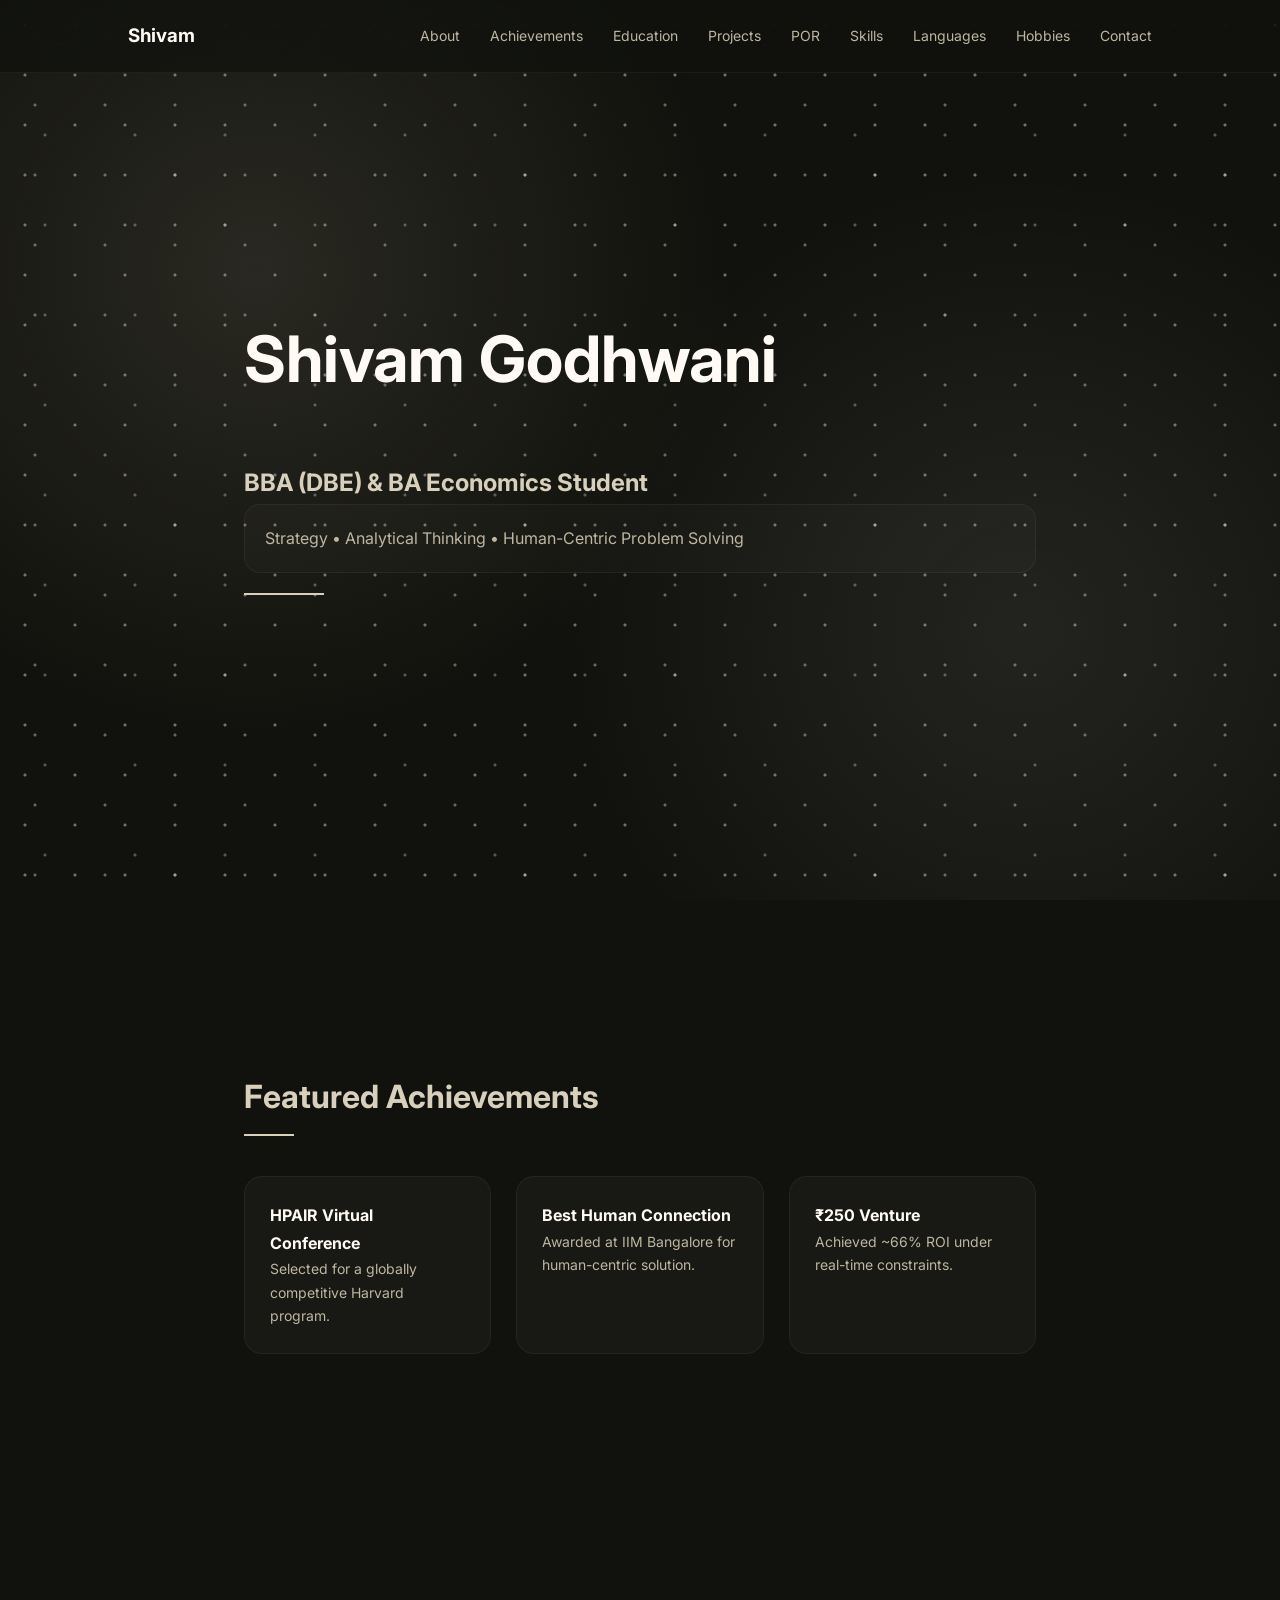
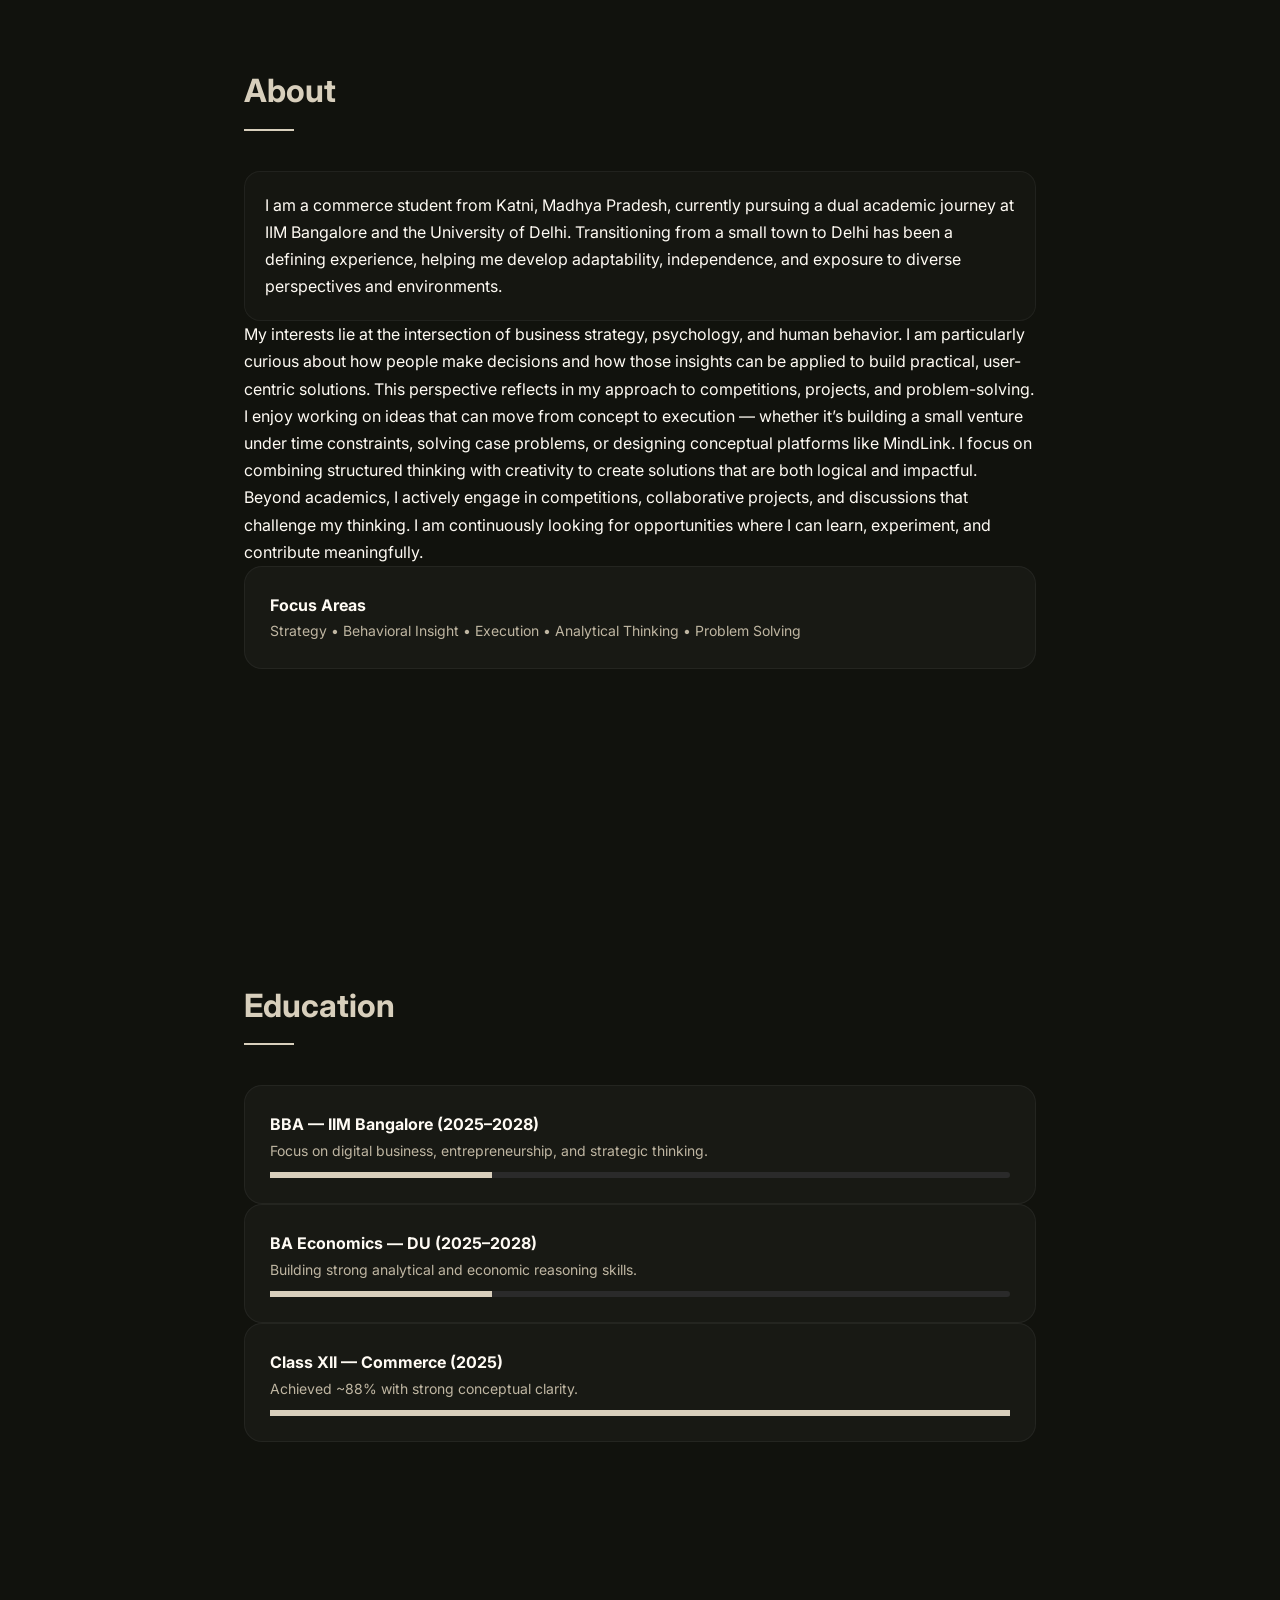
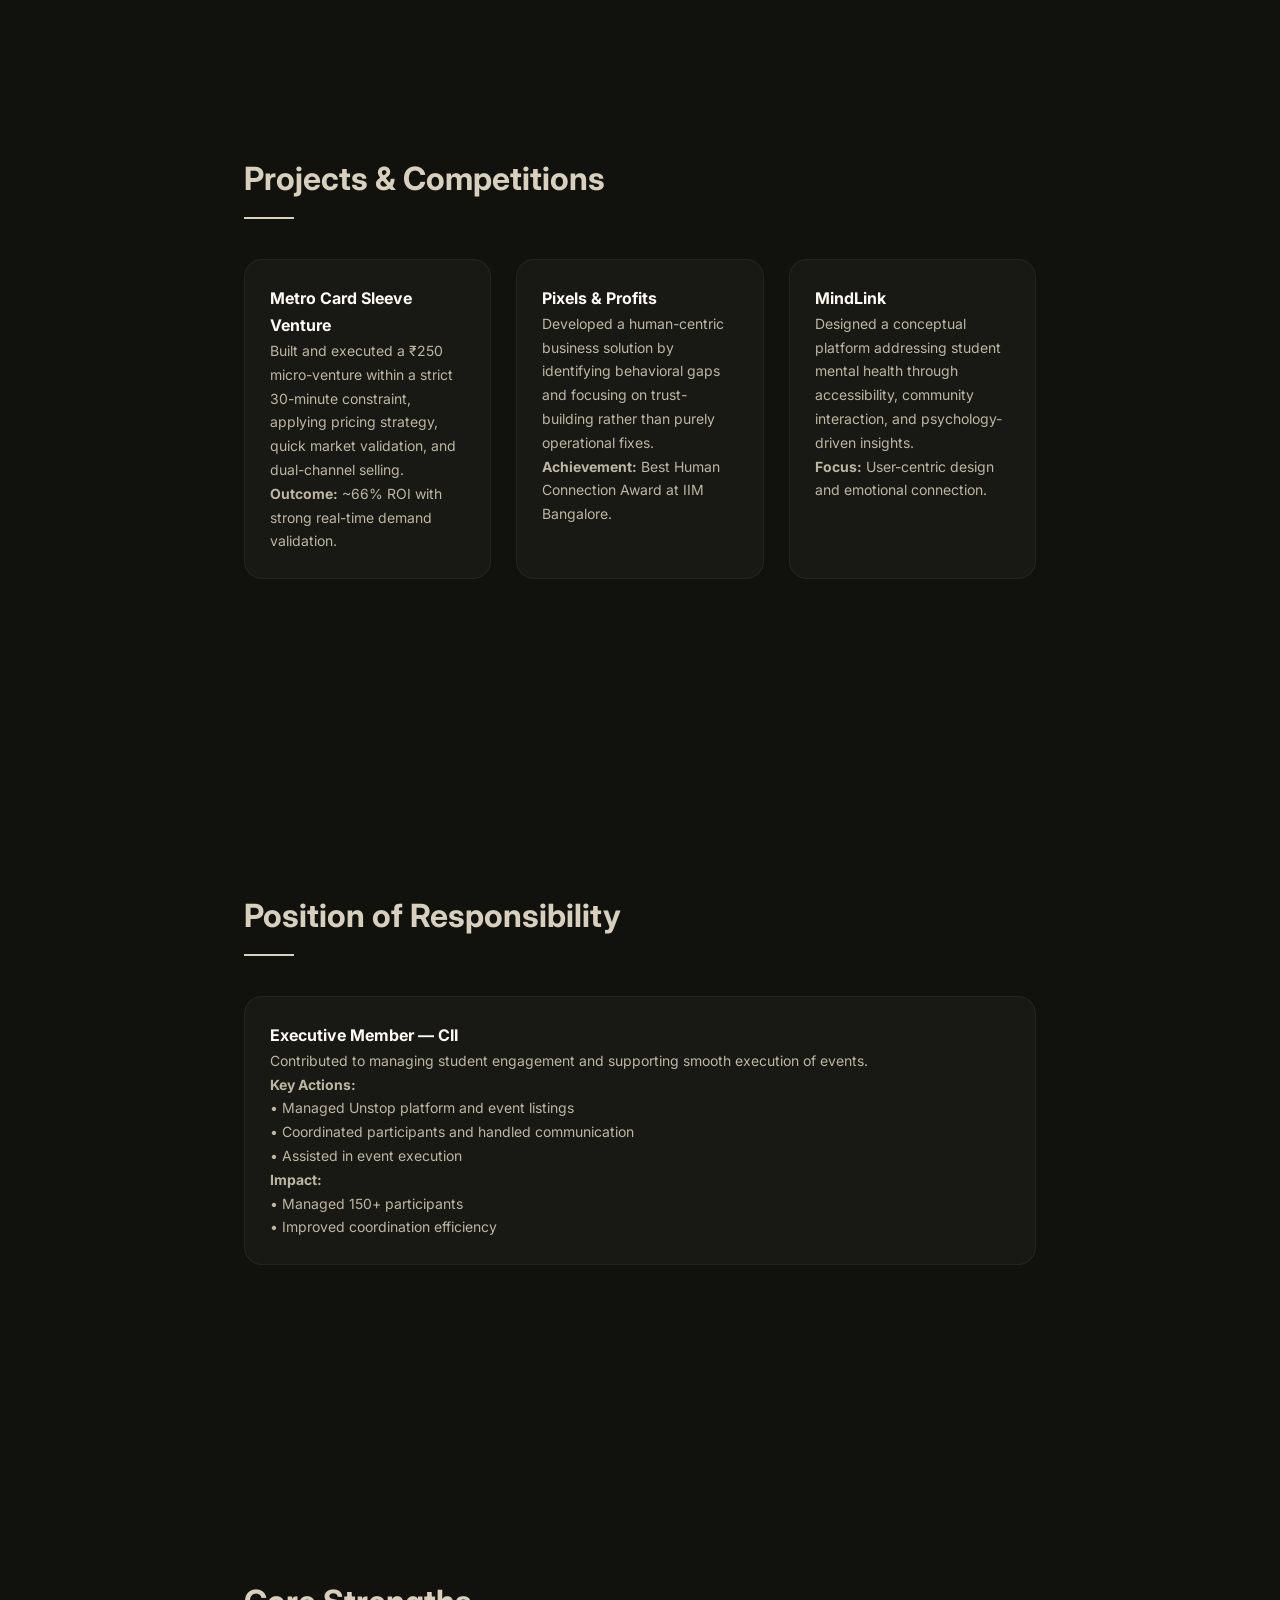
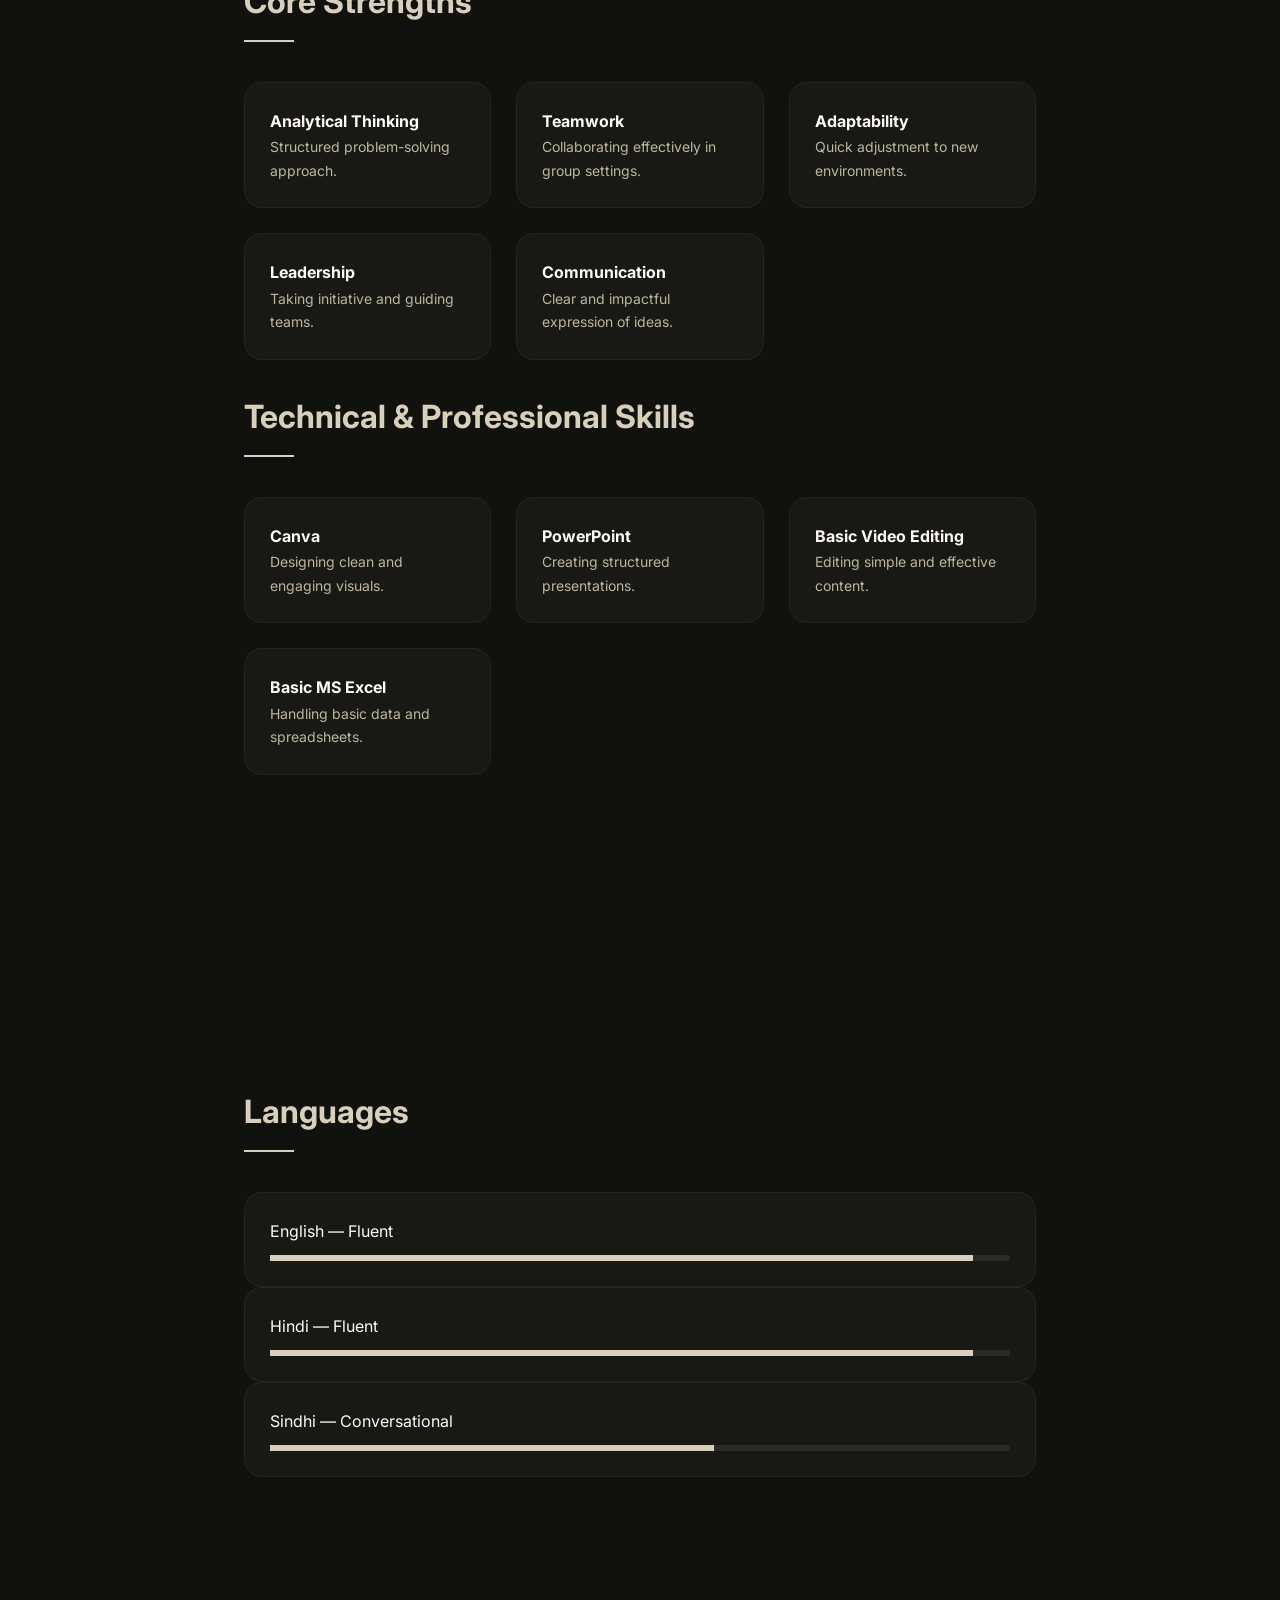
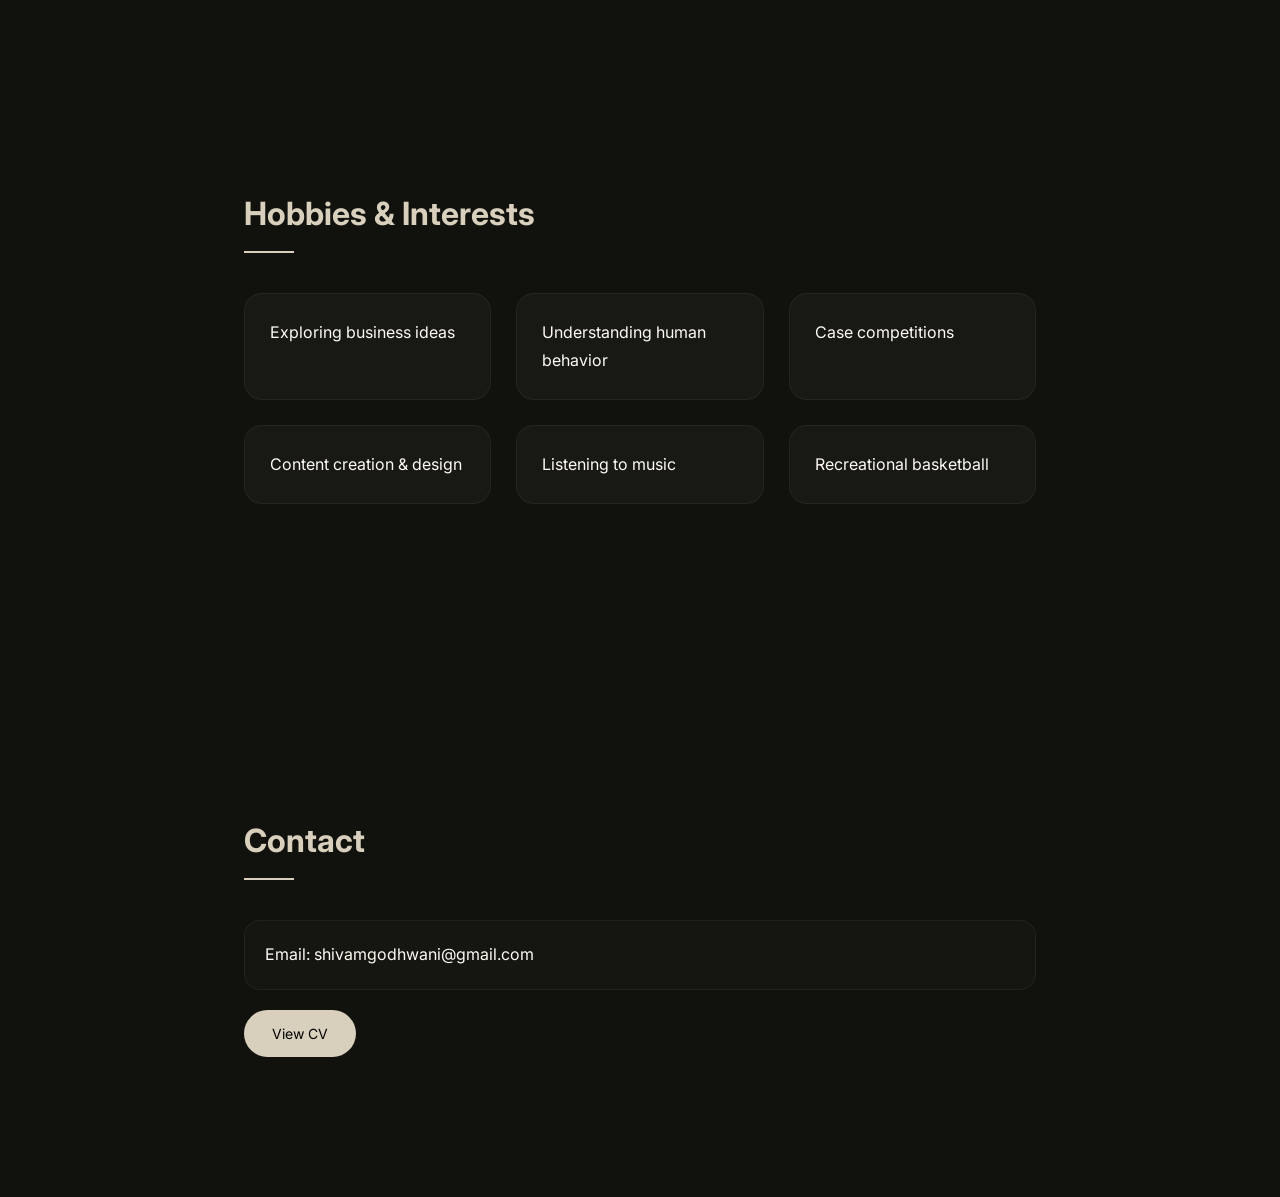
<file: index.html>
<!DOCTYPE html>
<html lang="en">
<head>
<meta charset="UTF-8">
<meta name="viewport" content="width=device-width, initial-scale=1.0">
<title>Shivam Godhwani</title>

<link rel="stylesheet" href="style.css">
<link href="https://fonts.googleapis.com/css2?family=Inter:wght@300;400;500;600&display=swap" rel="stylesheet">
</head>

<body>

<!-- NAV -->
<nav class="navbar">
  <h3>Shivam</h3>
  <ul class="nav-links">
    <li><a href="#about">About</a></li>
    <li><a href="#achievements">Achievements</a></li>
    <li><a href="#education">Education</a></li>
    <li><a href="#projects">Projects</a></li>
    <li><a href="#por">POR</a></li>
    <li><a href="#skills">Skills</a></li>
    <li><a href="#languages">Languages</a></li>
    <li><a href="#hobbies">Hobbies</a></li>
    <li><a href="#contact">Contact</a></li>
  </ul>
</nav>

<!-- HERO -->
<section class="hero section">
  <h1>Shivam Godhwani</h1>
  <h2>BBA (DBE) & BA Economics Student</h2>
  <p>Strategy • Analytical Thinking • Human-Centric Problem Solving</p>
</section>

<!-- ACHIEVEMENTS -->
<section id="achievements" class="section">
  <h2 class="section-title">Featured Achievements</h2>
  <div class="grid">
    <div class="card">
      <strong>HPAIR Virtual Conference</strong>
      <p>Selected for a globally competitive Harvard program.</p>
    </div>
    <div class="card">
      <strong>Best Human Connection</strong>
      <p>Awarded at IIM Bangalore for human-centric solution.</p>
    </div>
    <div class="card">
      <strong>₹250 Venture</strong>
      <p>Achieved ~66% ROI under real-time constraints.</p>
    </div>
  </div>
</section>

<!-- ABOUT -->
<section id="about" class="section">
  <h2 class="section-title">About</h2>

  <p>
    I am a commerce student from Katni, Madhya Pradesh, currently pursuing a dual academic journey at IIM Bangalore and the University of Delhi. Transitioning from a small town to Delhi has been a defining experience, helping me develop adaptability, independence, and exposure to diverse perspectives and environments.
  </p>

  <p>
    My interests lie at the intersection of business strategy, psychology, and human behavior. I am particularly curious about how people make decisions and how those insights can be applied to build practical, user-centric solutions. This perspective reflects in my approach to competitions, projects, and problem-solving.
  </p>

  <p>
    I enjoy working on ideas that can move from concept to execution — whether it’s building a small venture under time constraints, solving case problems, or designing conceptual platforms like MindLink. I focus on combining structured thinking with creativity to create solutions that are both logical and impactful.
  </p>

  <p>
    Beyond academics, I actively engage in competitions, collaborative projects, and discussions that challenge my thinking. I am continuously looking for opportunities where I can learn, experiment, and contribute meaningfully.
  </p>

  <div class="card">
    <strong>Focus Areas</strong>
    <p>Strategy • Behavioral Insight • Execution • Analytical Thinking • Problem Solving</p>
  </div>
</section>

<!-- EDUCATION -->
<section id="education" class="section">
  <h2 class="section-title">Education</h2>

  <div class="card">
    <strong>BBA — IIM Bangalore (2025–2028)</strong>
    <p>Focus on digital business, entrepreneurship, and strategic thinking.</p>
    <div class="progress"><div class="progress-fill" style="width:30%"></div></div>
  </div>

  <div class="card">
    <strong>BA Economics — DU (2025–2028)</strong>
    <p>Building strong analytical and economic reasoning skills.</p>
    <div class="progress"><div class="progress-fill" style="width:30%"></div></div>
  </div>

  <div class="card">
    <strong>Class XII — Commerce (2025)</strong>
    <p>Achieved ~88% with strong conceptual clarity.</p>
    <div class="progress"><div class="progress-fill" style="width:100%"></div></div>
  </div>
</section>

<!-- PROJECTS -->
<section id="projects" class="section">
  <h2 class="section-title">Projects & Competitions</h2>

  <div class="grid">
    <div class="card">
      <strong>Metro Card Sleeve Venture</strong>
      <p>
        Built and executed a ₹250 micro-venture within a strict 30-minute constraint, applying pricing strategy, quick market validation, and dual-channel selling.
      </p>
      <p><strong>Outcome:</strong> ~66% ROI with strong real-time demand validation.</p>
      <a href="venture.html">View Details →</a>
    </div>

    <div class="card">
      <strong>Pixels & Profits</strong>
      <p>
        Developed a human-centric business solution by identifying behavioral gaps and focusing on trust-building rather than purely operational fixes.
      </p>
      <p><strong>Achievement:</strong> Best Human Connection Award at IIM Bangalore.</p>
      <a href="pixels.html">View Details →</a>
    </div>

    <div class="card">
      <strong>MindLink</strong>
      <p>
        Designed a conceptual platform addressing student mental health through accessibility, community interaction, and psychology-driven insights.
      </p>
      <p><strong>Focus:</strong> User-centric design and emotional connection.</p>
      <a href="mindlink.html">View Details →</a>
    </div>
  </div>
</section>

<!-- POR -->
<section id="por" class="section">
  <h2 class="section-title">Position of Responsibility</h2>

  <div class="card">
    <strong>Executive Member — CII</strong>

    <p>
      Contributed to managing student engagement and supporting smooth execution of events.
    </p>

    <p><strong>Key Actions:</strong></p>
    <p>
      • Managed Unstop platform and event listings  
      <br>• Coordinated participants and handled communication  
      <br>• Assisted in event execution  
    </p>

    <p><strong>Impact:</strong></p>
    <p>
      • Managed 150+ participants  
      <br>• Improved coordination efficiency  
    </p>
  </div>
</section>

<!-- SKILLS -->
<section id="skills" class="section">

  <h2 class="section-title">Core Strengths</h2>
  <div class="grid">
    <div class="card"><strong>Analytical Thinking</strong><p>Structured problem-solving approach.</p></div>
    <div class="card"><strong>Teamwork</strong><p>Collaborating effectively in group settings.</p></div>
    <div class="card"><strong>Adaptability</strong><p>Quick adjustment to new environments.</p></div>
    <div class="card"><strong>Leadership</strong><p>Taking initiative and guiding teams.</p></div>
    <div class="card"><strong>Communication</strong><p>Clear and impactful expression of ideas.</p></div>
  </div>

  <h2 class="section-title">Technical & Professional Skills</h2>
  <div class="grid">
    <div class="card"><strong>Canva</strong><p>Designing clean and engaging visuals.</p></div>
    <div class="card"><strong>PowerPoint</strong><p>Creating structured presentations.</p></div>
    <div class="card"><strong>Basic Video Editing</strong><p>Editing simple and effective content.</p></div>
    <div class="card"><strong>Basic MS Excel</strong><p>Handling basic data and spreadsheets.</p></div>
  </div>

</section>

<!-- LANGUAGES -->
<section id="languages" class="section">
  <h2 class="section-title">Languages</h2>

  <div class="card">
    English — Fluent
    <div class="progress"><div class="progress-fill" style="width:95%"></div></div>
  </div>

  <div class="card">
    Hindi — Fluent
    <div class="progress"><div class="progress-fill" style="width:95%"></div></div>
  </div>

  <div class="card">
    Sindhi — Conversational
    <div class="progress"><div class="progress-fill" style="width:60%"></div></div>
  </div>
</section>

<!-- HOBBIES -->
<section id="hobbies" class="section">
  <h2 class="section-title">Hobbies & Interests</h2>

  <div class="grid">
    <div class="card">Exploring business ideas</div>
    <div class="card">Understanding human behavior</div>
    <div class="card">Case competitions</div>
    <div class="card">Content creation & design</div>
    <div class="card">Listening to music</div>
    <div class="card">Recreational basketball</div>
  </div>
</section>

<!-- CONTACT -->
<section id="contact" class="section">
  <h2 class="section-title">Contact</h2>

  <p>Email: shivamgodhwani@gmail.com</p>

  <a href="https://drive.google.com/file/d/1oRbKbEZskHJ-I2OZbVo7SXnVUOUEV3e0/view?usp=sharing"
     target="_blank"
     class="cv-button">
    View CV
  </a>
</section>

</body>
</html>
</file>
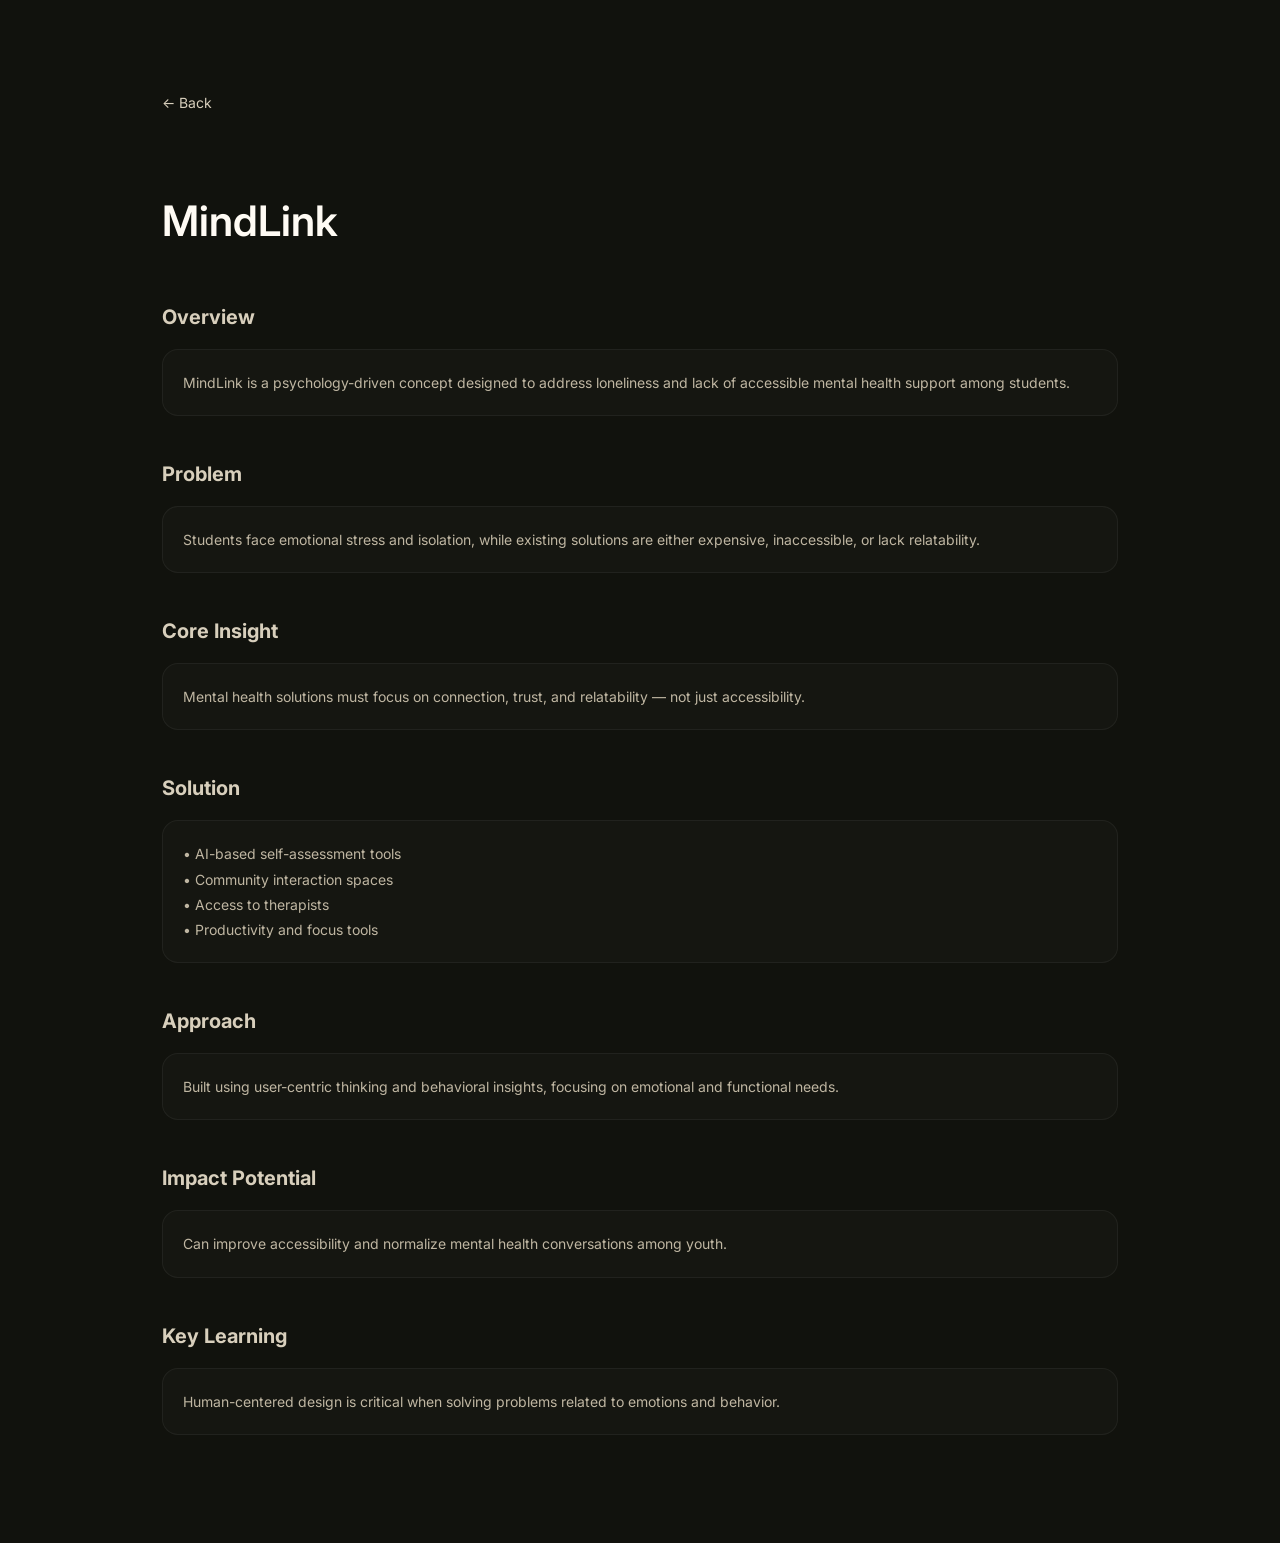
<file: mindlink.html>
<!DOCTYPE html>
<html lang="en">
<head>
<meta charset="UTF-8">
<title>MindLink</title>

<link rel="stylesheet" href="project.css">
<link href="https://fonts.googleapis.com/css2?family=Inter:wght@300;400;500;600&display=swap" rel="stylesheet">
</head>

<body>

<a href="index.html" class="back">← Back</a>

<h1>MindLink</h1>

<h2>Overview</h2>
<p>
MindLink is a psychology-driven concept designed to address loneliness and lack of accessible mental health support among students.
</p>

<h2>Problem</h2>
<p>
Students face emotional stress and isolation, while existing solutions are either expensive, inaccessible, or lack relatability.
</p>

<h2>Core Insight</h2>
<p>
Mental health solutions must focus on connection, trust, and relatability — not just accessibility.
</p>

<h2>Solution</h2>
<p>
• AI-based self-assessment tools  
<br>• Community interaction spaces  
<br>• Access to therapists  
<br>• Productivity and focus tools  
</p>

<h2>Approach</h2>
<p>
Built using user-centric thinking and behavioral insights, focusing on emotional and functional needs.
</p>

<h2>Impact Potential</h2>
<p>
Can improve accessibility and normalize mental health conversations among youth.
</p>

<h2>Key Learning</h2>
<p>
Human-centered design is critical when solving problems related to emotions and behavior.
</p>

</body>
</html>
</file>
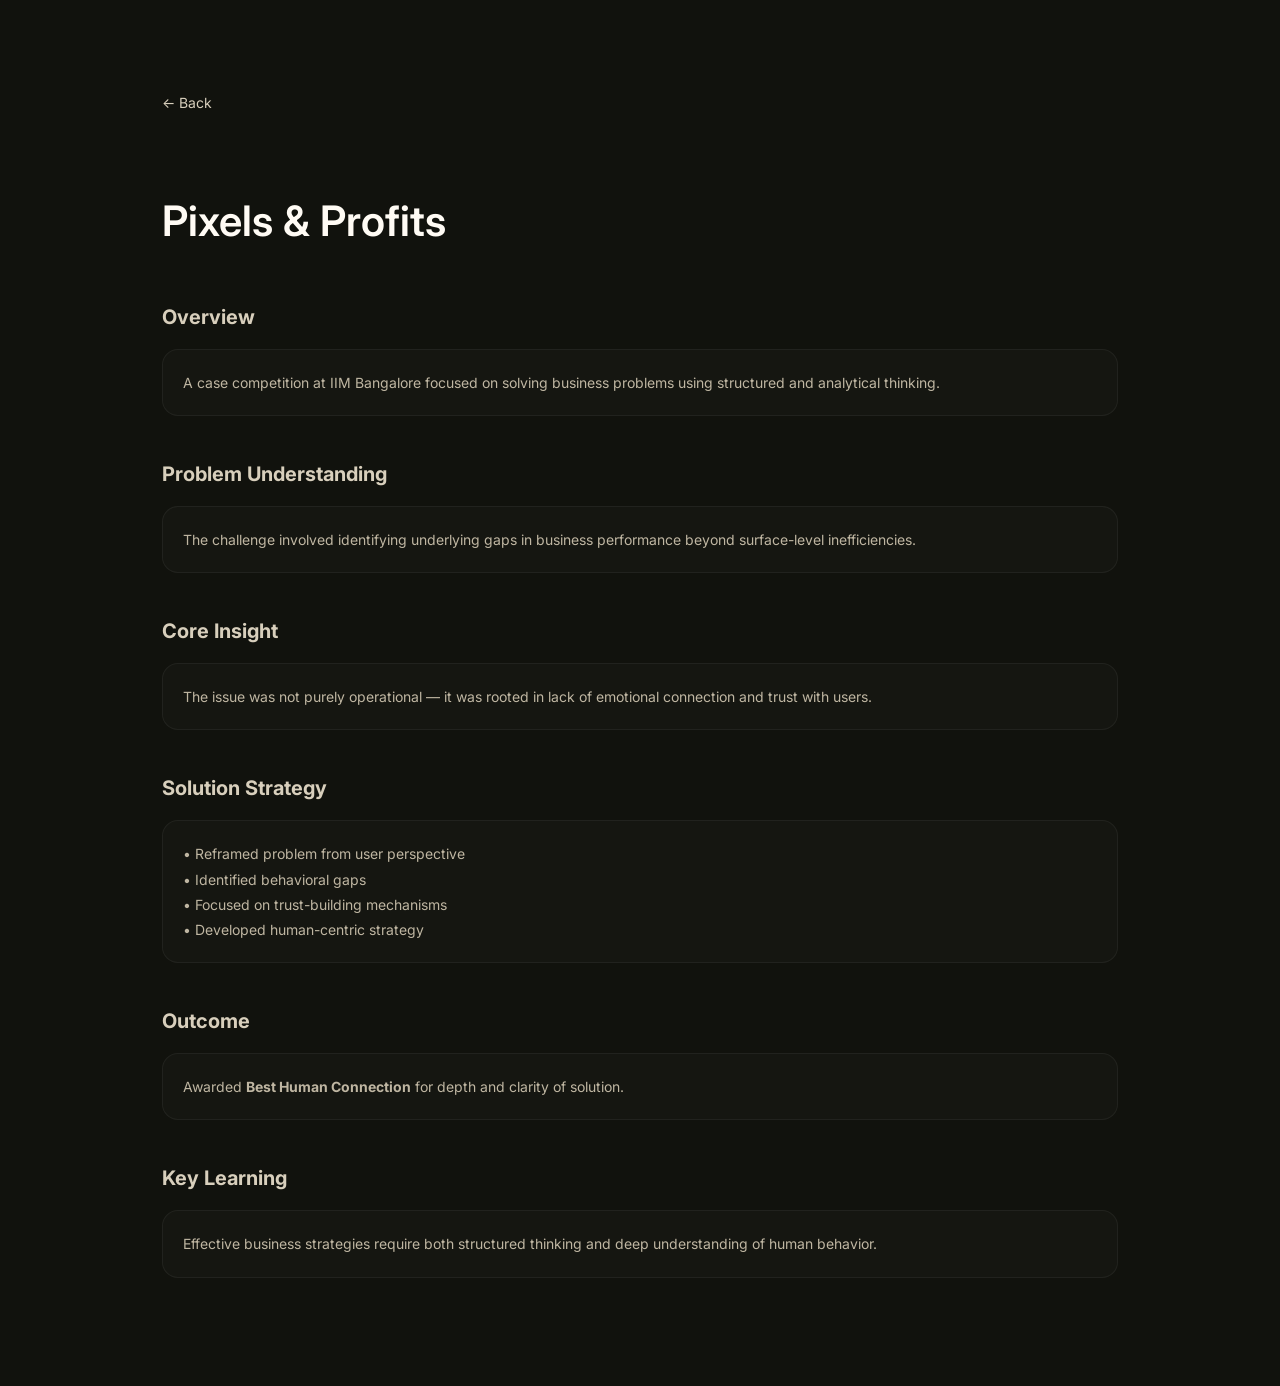
<file: pixels.html>
<!DOCTYPE html>
<html lang="en">
<head>
<meta charset="UTF-8">
<title>Pixels & Profits</title>

<link rel="stylesheet" href="project.css">
<link href="https://fonts.googleapis.com/css2?family=Inter:wght@300;400;500;600&display=swap" rel="stylesheet">
</head>

<body>

<a href="index.html" class="back">← Back</a>

<h1>Pixels & Profits</h1>

<h2>Overview</h2>
<p>
A case competition at IIM Bangalore focused on solving business problems using structured and analytical thinking.
</p>

<h2>Problem Understanding</h2>
<p>
The challenge involved identifying underlying gaps in business performance beyond surface-level inefficiencies.
</p>

<h2>Core Insight</h2>
<p>
The issue was not purely operational — it was rooted in lack of emotional connection and trust with users.
</p>

<h2>Solution Strategy</h2>
<p>
• Reframed problem from user perspective  
<br>• Identified behavioral gaps  
<br>• Focused on trust-building mechanisms  
<br>• Developed human-centric strategy  
</p>

<h2>Outcome</h2>
<p>
Awarded <strong>Best Human Connection</strong> for depth and clarity of solution.
</p>

<h2>Key Learning</h2>
<p>
Effective business strategies require both structured thinking and deep understanding of human behavior.
</p>

</body>
</html>
</file>
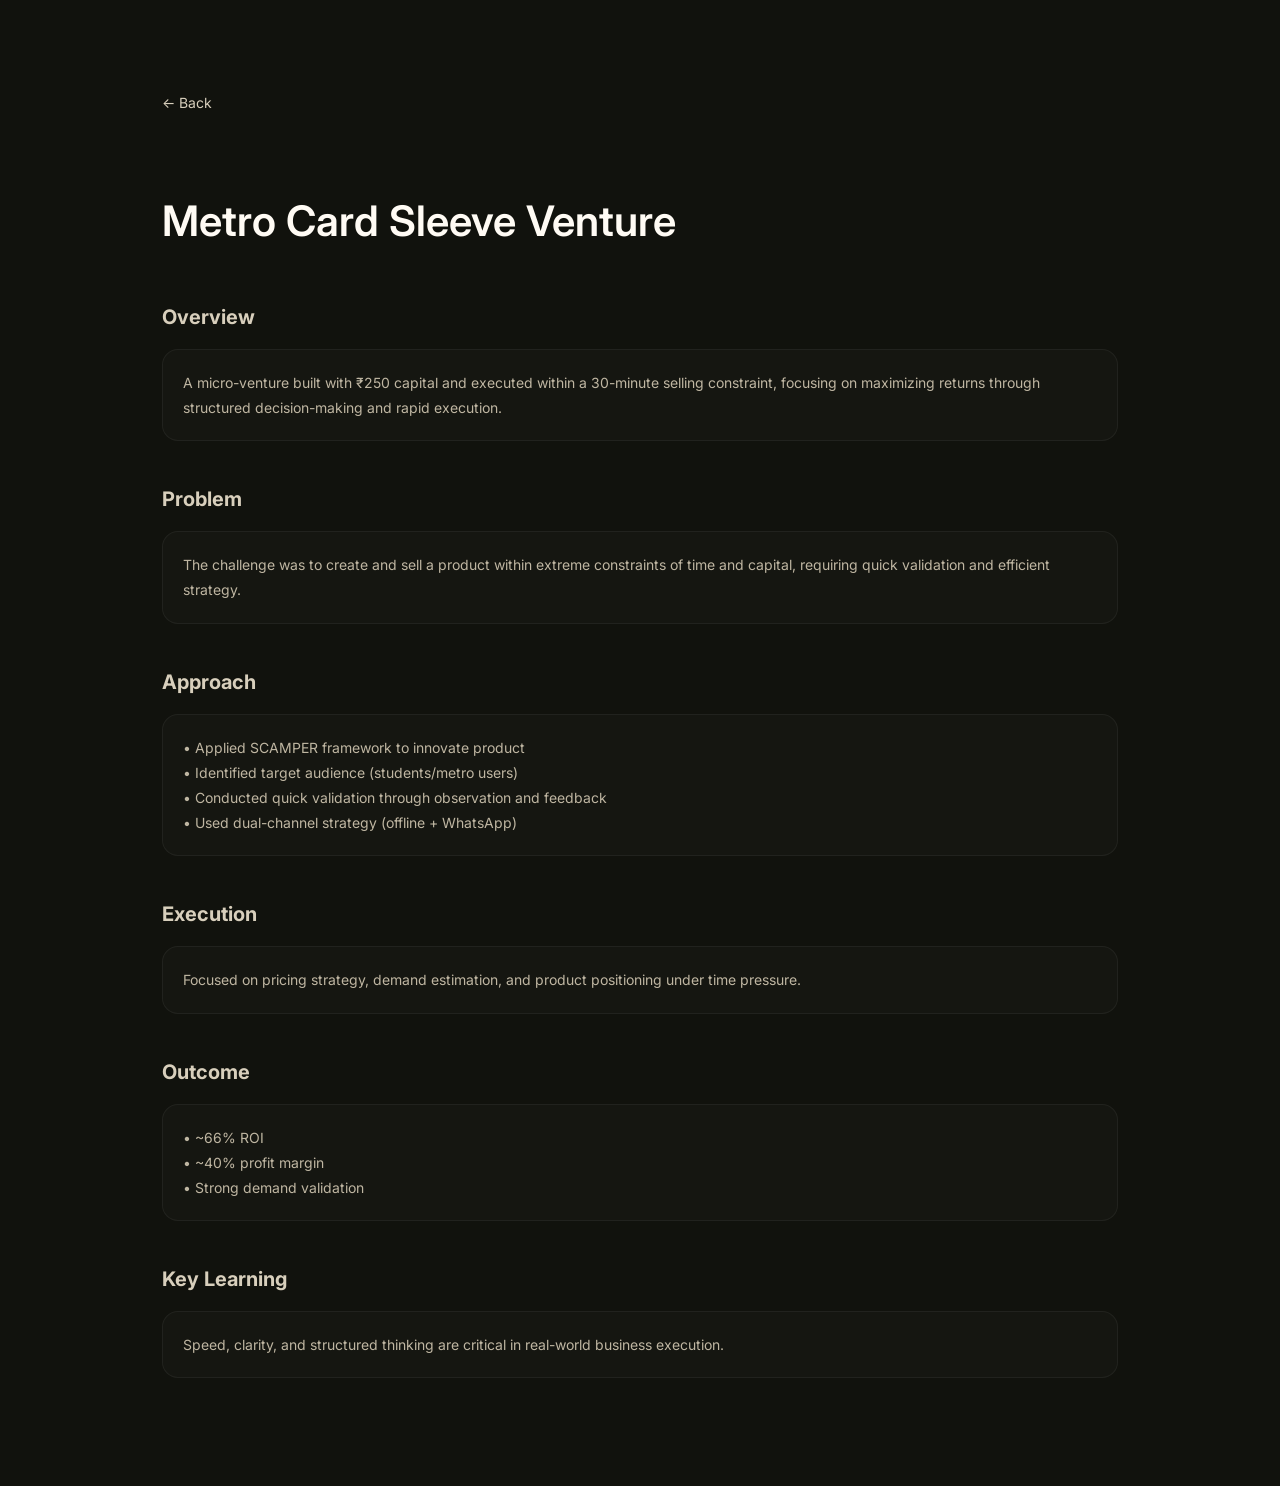
<file: venture.html>
<!DOCTYPE html>
<html lang="en">
<head>
<meta charset="UTF-8">
<title>Metro Venture</title>

<link rel="stylesheet" href="project.css">
<link href="https://fonts.googleapis.com/css2?family=Inter:wght@300;400;500;600&display=swap" rel="stylesheet">
</head>

<body>

<a href="index.html" class="back">← Back</a>

<h1>Metro Card Sleeve Venture</h1>

<h2>Overview</h2>
<p>
A micro-venture built with ₹250 capital and executed within a 30-minute selling constraint, focusing on maximizing returns through structured decision-making and rapid execution.
</p>

<h2>Problem</h2>
<p>
The challenge was to create and sell a product within extreme constraints of time and capital, requiring quick validation and efficient strategy.
</p>

<h2>Approach</h2>
<p>
• Applied SCAMPER framework to innovate product  
<br>• Identified target audience (students/metro users)  
<br>• Conducted quick validation through observation and feedback  
<br>• Used dual-channel strategy (offline + WhatsApp)  
</p>

<h2>Execution</h2>
<p>
Focused on pricing strategy, demand estimation, and product positioning under time pressure.
</p>

<h2>Outcome</h2>
<p>
• ~66% ROI  
<br>• ~40% profit margin  
<br>• Strong demand validation  
</p>

<h2>Key Learning</h2>
<p>
Speed, clarity, and structured thinking are critical in real-world business execution.
</p>

</body>
</html>
</file>
<file: style.css>
/* 🎨 PALETTE */
:root{
  --black:#11120D;
  --olive:#565449;
  --bone:#D8CFBC;
  --white:#FFFBF4;
  --soft:#bfb6a2;
  --glass:rgba(255,255,255,0.03);
}

/* RESET */
*{
  margin:0;
  padding:0;
  box-sizing:border-box;
}

/* GLOBAL */
html{
  scroll-behavior:smooth;
}

body{
  font-family:'Inter',sans-serif;
  background:var(--black);
  color:var(--white);
  line-height:1.7;
  overflow-x:hidden;
  animation:fadePage 0.8s ease;
}

/* 🔥 PREMIUM BACKGROUND */

/* PARTICLES */
body::before{
  content:"";
  position:fixed;
  inset:0;
  z-index:-2;

  background:
    radial-gradient(circle, rgba(255,255,255,0.4) 1px, transparent 2px),
    radial-gradient(circle, rgba(216,207,188,0.45) 1px, transparent 2px),
    radial-gradient(circle, rgba(255,255,255,0.3) 1px, transparent 2px);

  background-size:50px 50px, 70px 70px, 90px 90px;
  animation:particlesMove 22s linear infinite;
}

/* GLOW LAYER */
body::after{
  content:"";
  position:fixed;
  inset:0;
  z-index:-1;

  background:
    radial-gradient(circle at 20% 30%, rgba(216,207,188,0.12), transparent 40%),
    radial-gradient(circle at 80% 70%, rgba(255,255,255,0.08), transparent 40%);

  animation:glowMove 12s ease-in-out infinite alternate;
}

/* ANIMATIONS */
@keyframes particlesMove{
  from{ transform:translateY(0); }
  to{ transform:translateY(-300px); }
}

@keyframes glowMove{
  from{ transform:translate(0,0); }
  to{ transform:translate(-40px, -40px); }
}

@keyframes fadePage{
  from{
    opacity:0;
    transform:translateY(15px);
  }
  to{
    opacity:1;
    transform:translateY(0);
  }
}

/* NAVBAR */
.navbar{
  position:fixed;
  width:100%;
  top:0;
  padding:20px 10%;
  display:flex;
  justify-content:space-between;
  align-items:center;
  background:rgba(17,18,13,0.7);
  backdrop-filter:blur(20px);
  z-index:1000;
  border-bottom:1px solid rgba(255,255,255,0.05);
}

.nav-links{
  display:flex;
  gap:30px;
  list-style:none;
}

.nav-links a{
  color:var(--soft);
  text-decoration:none;
  font-size:14px;
  position:relative;
  transition:0.3s;
}

.nav-links a::after{
  content:"";
  position:absolute;
  bottom:-4px;
  left:0;
  width:0%;
  height:1px;
  background:var(--bone);
  transition:0.3s;
}

.nav-links a:hover{
  color:var(--white);
}

.nav-links a:hover::after{
  width:100%;
}

/* SECTION */
.section{
  padding:140px 12%;
  max-width:1100px;
  margin:auto;
}

.section-title{
  font-size:32px;
  margin-bottom:40px;
}

.section-title::after{
  content:"";
  display:block;
  width:50px;
  height:2px;
  background:var(--bone);
  margin-top:10px;
}

/* HERO */
.hero{
  height:100vh;
  display:flex;
  flex-direction:column;
  justify-content:center;
}

.hero h1{
  font-size:64px;
}

.hero p{
  color:var(--soft);
}

.hero::after{
  content:"";
  width:80px;
  height:2px;
  background:var(--bone);
  margin-top:20px;
}

/* GRID */
.grid{
  display:grid;
  grid-template-columns:repeat(3,1fr);
  gap:25px;
}

/* CARD */
.card{
  background:var(--glass);
  border:1px solid rgba(255,255,255,0.05);
  padding:25px;
  border-radius:18px;
  position:relative;
  overflow:hidden;
  cursor:pointer;
  transition:all 0.4s ease;
}

/* GLOW FIX */
.card::before{
  content:"";
  position:absolute;
  inset:0;
  border-radius:18px;
  padding:1px;
  background:linear-gradient(120deg, transparent, var(--bone), transparent);
  opacity:0;
  transition:0.4s;
  pointer-events:none;
}

.card:hover::before{
  opacity:1;
}

.card:hover{
  transform:translateY(-6px) scale(1.02);
  box-shadow:0 10px 40px rgba(216,207,188,0.15);
}

/* TEXT */
.card strong,
.card p{
  position:relative;
  z-index:2;
}

.card p{
  color:var(--soft);
  font-size:14px;
}

.card:hover p{
  color:var(--white);
}

/* FULL CLICKABLE CARD */
.card a{
  position:absolute;
  inset:0;
  z-index:5;
  opacity:0;
}

/* LINKS */
a{
  color:var(--bone);
  text-decoration:none;
  font-size:14px;
  transition:0.3s;
}

a:hover{
  letter-spacing:1px;
}

/* BUTTON */
.cv-button{
  display:inline-block;
  margin-top:20px;
  padding:12px 28px;
  background:var(--bone);
  color:black;
  border-radius:25px;
  transition:0.3s;
}

.cv-button:hover{
  transform:scale(1.05);
  box-shadow:0 0 20px rgba(216,207,188,0.4);
}

/* PROGRESS */
.progress{
  height:6px;
  background:#2a2a2a;
  border-radius:10px;
  margin-top:10px;
}

.progress-fill{
  height:100%;
  background:var(--bone);
}

/* PROJECT PAGE */
h1{
  font-size:42px;
  margin-bottom:20px;
}

h2{
  margin-top:30px;
  color:var(--bone);
}

h2 + p{
  background:rgba(255,255,255,0.02);
  padding:20px;
  border-radius:16px;
  border:1px solid rgba(255,255,255,0.05);
  transition:0.4s;
}

h2 + p:hover{
  transform:translateY(-4px);
  box-shadow:0 8px 25px rgba(216,207,188,0.1);
}

/* BACK BUTTON */
.back{
  color:var(--bone);
  text-decoration:none;
  margin-bottom:30px;
  display:inline-block;
}

/* MOBILE */
@media(max-width:900px){
  .grid{
    grid-template-columns:repeat(2,1fr);
  }
}

@media(max-width:768px){
  .grid{
    grid-template-columns:1fr;
  }

  .hero h1{
    font-size:42px;
  }

  .section{
    padding:120px 8%;
  }

  .navbar{
    padding:15px 5%;
  }
}
</file>
<file: project.css>
/* GLOBAL */
body{
  font-family:'Inter',sans-serif;
  background:#11120D;
  color:#FFFBF4;
  padding:80px 12%;
  line-height:1.8;
  overflow-x:hidden;
}

/* FADE-IN ANIMATION */
body{
  animation:fadeIn 0.8s ease;
}

@keyframes fadeIn{
  from{
    opacity:0;
    transform:translateY(20px);
  }
  to{
    opacity:1;
    transform:translateY(0);
  }
}

/* BACK BUTTON */
.back{
  color:#D8CFBC;
  text-decoration:none;
  margin-bottom:40px;
  display:inline-block;
  transition:0.3s;
  font-size:14px;
}

.back:hover{
  letter-spacing:1px;
}

/* TITLE */
h1{
  font-size:42px;
  margin-bottom:30px;
  font-weight:600;
}

/* SECTION HEADINGS */
h2{
  margin-top:40px;
  margin-bottom:10px;
  color:#D8CFBC;
  font-size:20px;
}

/* ✨ CARD STYLE FOR CONTENT */
h2 + p{
  background:rgba(255,255,255,0.02);
  border:1px solid rgba(255,255,255,0.05);
  padding:20px;
  border-radius:16px;
  margin-bottom:20px;
  position:relative;
  overflow:hidden;
  transition:0.4s;
}

/* ✨ GLOW BORDER */
h2 + p::before{
  content:"";
  position:absolute;
  inset:0;
  border-radius:16px;
  padding:1px;
  background:linear-gradient(120deg, transparent, #D8CFBC, transparent);
  opacity:0;
  transition:0.4s;
}

/* ✨ HOVER EFFECT */
h2 + p:hover::before{
  opacity:1;
}

h2 + p:hover{
  transform:translateY(-5px) scale(1.01);
  box-shadow:0 10px 30px rgba(216,207,188,0.12);
}

/* TEXT */
p{
  color:#bfb6a2;
  font-size:14px;
}

/* LIST STYLE (for bullet sections) */
p br{
  line-height:2;
}

/* MOBILE */
@media(max-width:768px){
  body{
    padding:60px 8%;
  }

  h1{
    font-size:32px;
  }
}
</file>
